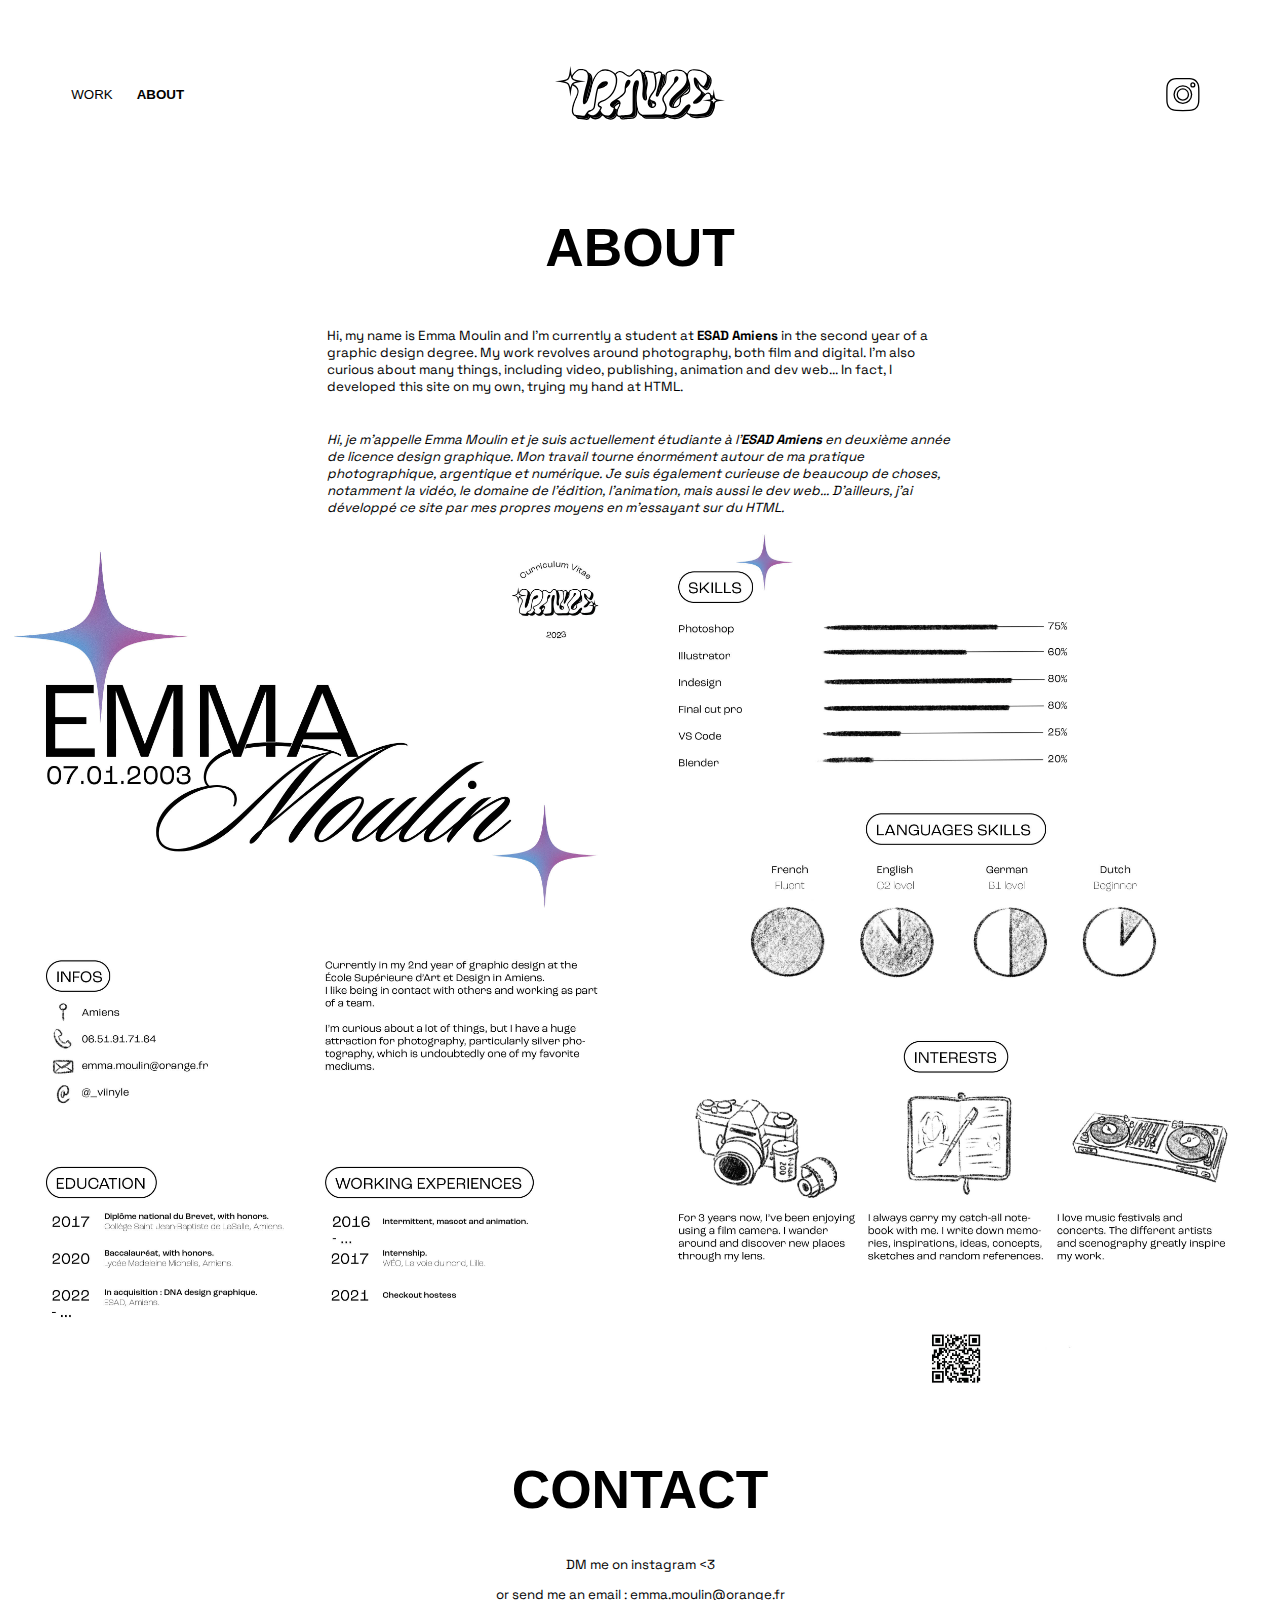
<file: about.html>
<!DOCTYPE html>
<html lang="en">

<head>
    <meta charset="UTF-8">
    <meta name="viewport" content="width=device-width, initial-scale=1.0">
    <title>Emma Moulin - About</title>
    <link rel="preconnect" href="https://fonts.googleapis.com">
    <link rel="preconnect" href="https://fonts.gstatic.com" crossorigin>
    <link href="https://fonts.googleapis.com/css2?family=Space+Grotesk:wght@300&display=swap" rel="stylesheet">
    <link rel="stylesheet" href="style.css">
</head>

<body>
    <header class="sticky-header">
        <nav class="nav">
            <div class="subnav">
                <a class="N1" href="index.html">WORK</a>
                <a class="N2 current" href="about.html">ABOUT</a>
            </div>
            <a class="name" href="index.html"><img src="LOGOS/viinyle-logo.svg" alt="viinyle" width="170"
                    height="170"></a>
            <a class="insta" href="https://www.instagram.com/_viinyle/"><img src="LOGOS/instagram-seeklogo.com.svg"
                    alt="instagram" width="48" height="48"></a>
        </nav>
    </header>

    <h1 class="h1-odz">About</h1>
    <div class="grid-about">
        <p class="About1-en">Hi, my name is Emma Moulin and I'm currently a student at <a class="a-about"
                href="https://esad-amiens.design/fr">ESAD Amiens</a> in the second year of
            a graphic design degree. My work revolves around photography, both film and digital. I'm also curious about
            many things, including video, publishing, animation and dev web... In fact, I developed this site on my own,
            trying my hand at HTML.</p>
        <p class="About2-fr">Hi, je m'appelle Emma Moulin et je suis actuellement étudiante à l'<a class="a-about"
                href="https://esad-amiens.design/fr">ESAD Amiens</a> en
            deuxième année de licence design graphique. Mon travail tourne énormément autour de ma pratique
            photographique, argentique et numérique. Je suis également curieuse de beaucoup de choses, notamment la
            vidéo, le domaine de l'édition, l'animation, mais aussi le dev web... D'ailleurs, j'ai développé ce site par
            mes propres moyens en m'essayant sur du HTML.</p>
    </div>

    <div class="grid-cv">
        <img class="CV1" src="about/CV.jpg" alt="cv1">
        <img class="CV2" src="about/CV2.jpg" alt="CV2">
    </div>

    <h1 class="h1-odz">Contact</h1>
        <p class="contact">DM me on instagram <3 </p>
        <p class="contact">or send me an email : <a class="mailto" href="mailto:emma.moulin@orange.fr">emma.moulin@orange.fr</a></p>
</file>
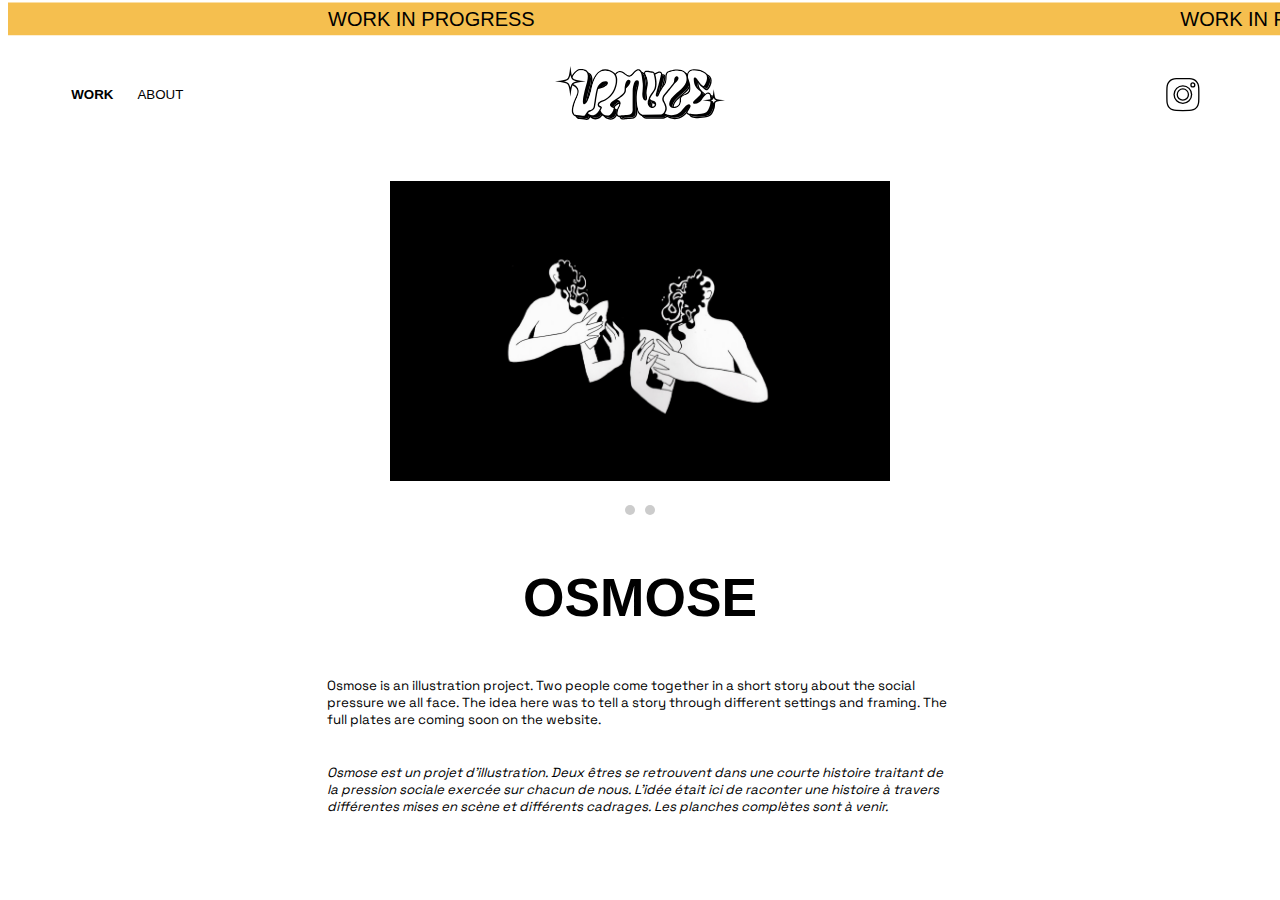
<file: Osmose.html>
<!DOCTYPE html>
<html lang="en">

<head>
    <meta charset="UTF-8">
    <meta name="viewport" content="width=device-width, initial-scale=1.0">
    <title>Emma Moulin - Work - Osmose</title>
    <link rel="preconnect" href="https://fonts.googleapis.com">
    <link rel="preconnect" href="https://fonts.gstatic.com" crossorigin>
    <link href="https://fonts.googleapis.com/css2?family=Space+Grotesk:wght@300&display=swap" rel="stylesheet">
    <link rel="stylesheet" href="style.css">
</head>

<body>
    <header class="sticky-header">
        <nav class="nav">
            <div class="subnav">
                <a class="N1 current" href="index.html">WORK</a>
                <a class="N2" href="about.html">ABOUT</a>
            </div>
            <a class="name" href="index.html"><img src="LOGOS/viinyle-logo.svg" alt="viinyle" width="170"
                    height="170"></a>
            <a class="insta" href="https://www.instagram.com/_viinyle/"><img src="LOGOS/instagram-seeklogo.com.svg"
                    alt="instagram" width="48" height="48"></a>
        </nav>
    </header>

    <body>
        <div class="banner">
            <div class="wip">
              <span class="txt t1"> WORK IN PROGRESS&nbsp;</span>
              <span class="txt t2"> WORK IN PROGRESS&nbsp;</span>
              <span class="txt t3"> WORK IN PROGRESS&nbsp;</span>
              <span class="txt t4"> WORK IN PROGRESS&nbsp;</span>
            </div>
          </div>

        <div class="slider-container">
            <div class="menu">
                <label for="slide-dot-1"></label>
                <label for="slide-dot-2"></label>
            </div>

            <input class="slide-input" id="slide-dot-1" type="radio" name="slides" checked>
            <img class="slide-img" src="projets/osmosepay.jpg">

            <input class="slide-input" id="slide-dot-2" type="radio" name="slides">
            <img class="slide-img" src="projets/osmose/osmose1.jpg">
         </div>

         <script>
            const slides = document.querySelectorAll('.slide-input');
            const labels = document.querySelectorAll('.menu label');
            let lastIndex = 0;
        
            slides.forEach((slide, index) => {
                slide.addEventListener('change', () => {
                    labels.forEach(label => label.style.backgroundColor = '');
                    labels[index].style.backgroundColor = 'grey';
        
                    if (lastIndex > index) {
                        document.querySelectorAll('.slide-img')[lastIndex].classList.add('slide-enter-left');
                        document.querySelectorAll('.slide-img')[index].classList.add('slide-enter-right');
                    } else if (lastIndex < index) {
                        document.querySelectorAll('.slide-img')[lastIndex].classList.add('slide-enter-right');
                        document.querySelectorAll('.slide-img')[index].classList.add('slide-enter-left');
                    }
                    lastIndex = index;
                   
                    setTimeout(() => {
                        document.querySelectorAll('.slide-img').forEach(img => {
                            img.classList.remove('slide-enter-right', 'slide-enter-left');
                        });
                    }, 1000);
                });
            });
        </script>
        
        <h1 class="h1-odz">Osmose</h1>

        <div class="grid-texte">
            <p class="T1-en">Osmose is an illustration project. Two people come together in a short story about
                the social pressure we all face. The idea here was to tell a story through different settings and
                framing. The full plates are coming soon on the website.</p>
            <p class="T1-fr">Osmose est un projet d'illustration. Deux êtres se retrouvent dans une courte histoire
                traitant de la pression sociale exercée sur chacun de nous. L'idée était ici de raconter une histoire à
                travers différentes mises en scène et différents cadrages. Les planches complètes sont à venir.</p>
        </div>
    </body>

</html>
</file>
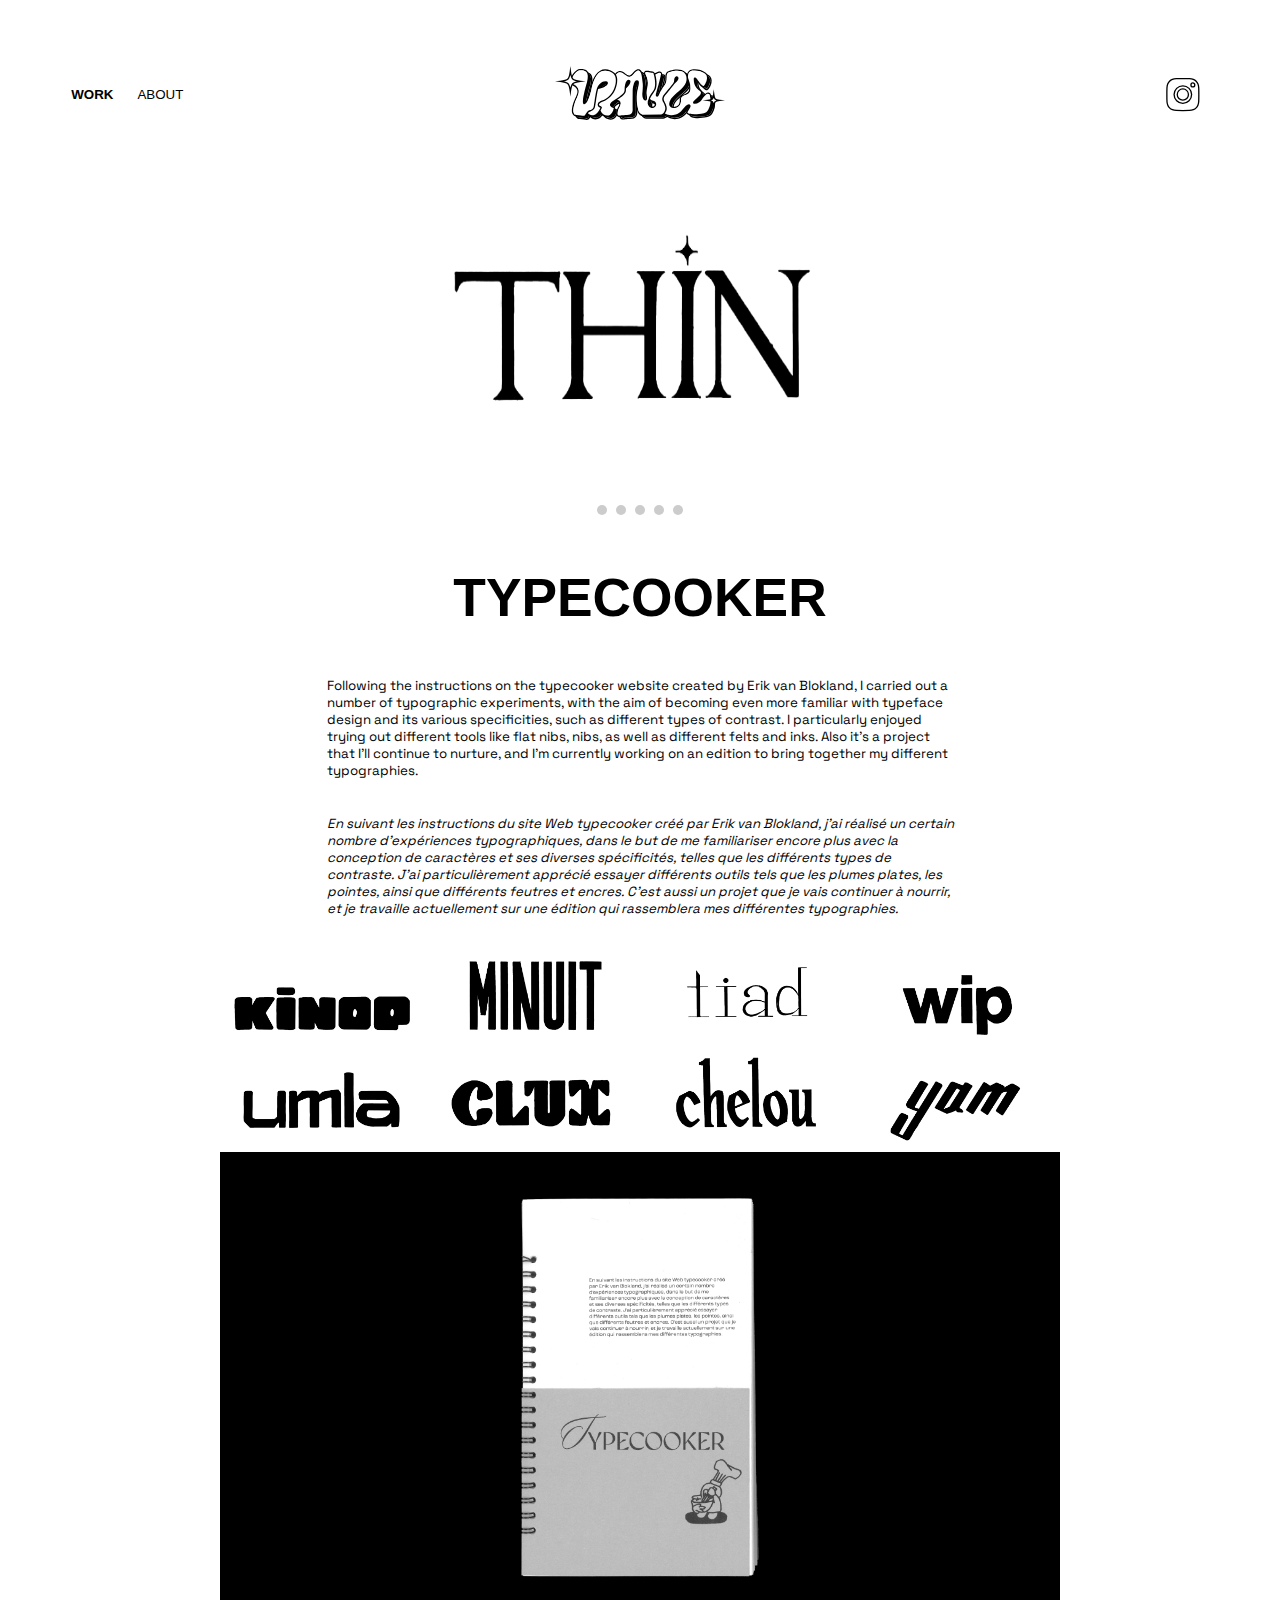
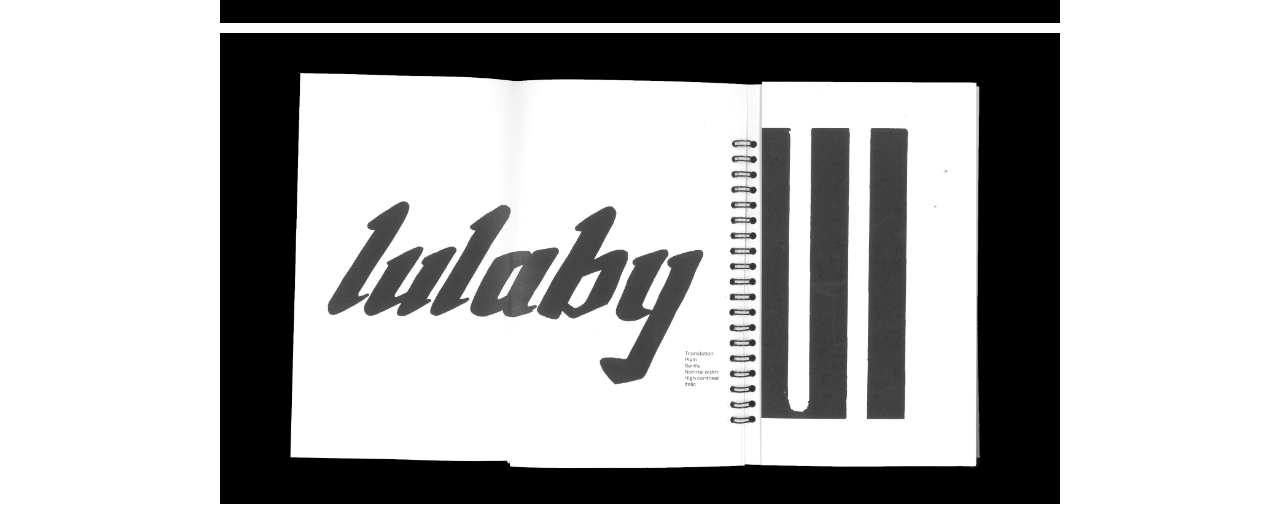
<file: Typecooker.html>
<!DOCTYPE html>
<html lang="en">

<head>
    <meta charset="UTF-8">
    <meta name="viewport" content="width=device-width, initial-scale=1.0">
    <title>Emma Moulin - Work - Typecooker</title>
    <link rel="preconnect" href="https://fonts.googleapis.com">
    <link rel="preconnect" href="https://fonts.gstatic.com" crossorigin>
    <link href="https://fonts.googleapis.com/css2?family=Space+Grotesk:wght@300&display=swap" rel="stylesheet">
    <link rel="stylesheet" href="style.css">
</head>

<body>
    <header class="sticky-header">
        <nav class="nav">
            <div class="subnav">
                <a class="N1 current" href="index.html">WORK</a>
                <a class="N2" href="about.html">ABOUT</a>
            </div>
            <a class="name" href="index.html"><img src="LOGOS/viinyle-logo.svg" alt="viinyle" width="170"
                    height="170"></a>
            <a class="insta" href="https://www.instagram.com/_viinyle/"><img src="LOGOS/instagram-seeklogo.com.svg"
                    alt="instagram" width="48" height="48"></a>
        </nav>
    </header>

    <body>
        <div class="slider-container">
            <div class="menu">
                <label for="slide-dot-1"></label>
                <label for="slide-dot-2"></label>
                <label for="slide-dot-3"></label>
                <label for="slide-dot-4"></label>
                <label for="slide-dot-5"></label>
            </div>

            <input class="slide-input" id="slide-dot-1" type="radio" name="slides" checked>
            <img class="slide-img" src="projets/typecooker/thin.png">

            <input class="slide-input" id="slide-dot-2" type="radio" name="slides">
            <img class="slide-img" src="projets/typecooker/fume.png">

            <input class="slide-input" id="slide-dot-3" type="radio" name="slides">
            <img class="slide-img" src="projets/typecooker/ASM.png">

            <input class="slide-input" id="slide-dot-4" type="radio" name="slides">
            <img class="slide-img" src="projets/typecooker/groh.png">

            <input class="slide-input" id="slide-dot-5" type="radio" name="slides">
            <img class="slide-img" src="projets/typecooker/spik.png">
        </div>
        <script>
            const slides = document.querySelectorAll('.slide-input');
            const labels = document.querySelectorAll('.menu label');
            let lastIndex = 0;
        
            slides.forEach((slide, index) => {
                slide.addEventListener('change', () => {
                    labels.forEach(label => label.style.backgroundColor = '');
                    labels[index].style.backgroundColor = 'grey';
        
                    if (lastIndex > index) {
                        document.querySelectorAll('.slide-img')[lastIndex].classList.add('slide-enter-left');
                        document.querySelectorAll('.slide-img')[index].classList.add('slide-enter-right');
                    } else if (lastIndex < index) {
                        document.querySelectorAll('.slide-img')[lastIndex].classList.add('slide-enter-right');
                        document.querySelectorAll('.slide-img')[index].classList.add('slide-enter-left');
                    }
                    lastIndex = index;
                   
                    setTimeout(() => {
                        document.querySelectorAll('.slide-img').forEach(img => {
                            img.classList.remove('slide-enter-right', 'slide-enter-left');
                        });
                    }, 1000);
                });
            });
        </script>
        
        <h1 class="h1-odz">Typecooker</h1>

        <div class="grid-texte">
            <p class="T1-en">Following the instructions on the typecooker website created by Erik van Blokland, I
                carried out a number of typographic experiments, with the aim of becoming even more familiar with
                typeface design and its various specificities, such as different types of contrast.

                I particularly enjoyed trying out different tools like flat nibs, nibs, as well as different felts and
                inks. Also it’s a project that I’ll continue to nurture, and I’m currently working on an edition to
                bring together my different typographies.</p>
            <p class="T1-fr">En suivant les instructions du site Web typecooker créé par Erik van Blokland, j'ai réalisé
                un certain nombre d'expériences typographiques, dans le but de me familiariser encore plus avec la
                conception de caractères et ses diverses spécificités, telles que les différents types de contraste.

                J'ai particulièrement apprécié essayer différents outils tels que les plumes plates, les pointes, ainsi
                que différents feutres et encres. C'est aussi un projet que je vais continuer à nourrir, et je travaille
                actuellement sur une édition qui rassemblera mes différentes typographies.</p>
            </div>

         <div class="grid-petites">
            <img class="child-1" src="projets/typecooker/kinop.png" alt="GAB5">
            <img class="child-2" src="projets/typecooker/minuit.png" alt="boite3">
            <img class="child-3" src="projets/typecooker/tiad.png" alt="GAB7">
            <img class="child-4" src="projets/typecooker/wip.png" alt="boite6">
            <img class="child-5" src="projets/typecooker/umla.png" alt="boite7">
            <img class="child-6" src="projets/typecooker/clux.png" alt="boite8">
            <img class="child-7" src="projets/typecooker/chelou.png" alt="boite9">
            <img class="child-8" src="projets/typecooker/yam.png" alt="boite10">

            <img class="scanTYPE1" src="projets/typecooker/typecooker1.png" alt="scantype1">
            <img class="scanTYPE2" src="projets/typecooker/typecooker2.png" alt="scantype2">
        </div>
    </body>

</html>
</file>
<file: style.css>
body {
    font-family: Arial, Helvetica, sans-serif;
    font-size: 10pt;
}

.sticky-header {
    position: sticky;
    top: 0;
    background-color: white;
    color: black;
    padding: 0px 5%;
    z-index: 200;
}

.a-about{
    text-decoration: none;
    color: black;
    font-weight: bolder;
}

.nav {
    display: grid;
    grid-template-columns: 1fr 170px 1fr;
    align-items: center;
}

.current {
    font-weight: bold;
}

.insta {
    justify-self: end;
}

.name {
    justify-self: center;
}

.nav a {
    text-decoration: none;
    color: black;
}

.subnav {
    display: grid;
    grid-template-columns: repeat(3, auto);
    gap: 24px;
    justify-self: start;
}

/*-------------------------------------------WIP BANDEAU-------------------------------------------*/
.wip {
    overflow: hidden;
    display: flex;
    width: 100%;
    position: absolute;
    top: 1.5%;
    transform: translateY(-50%);
    z-index: 210;
  
    }
    .txt {
    white-space: nowrap;
    font-size: 20px;
    font-family: Arial, Helvetica, sans-serif;
    animation: scrollTxt 7s linear infinite;
    margin-top: 10px;
    padding: 5px;
    padding-right: 25%;
    padding-left: 25%;
    }
    
    .t1 {
    background-color: rgb(245, 191, 79);
    }
    .t2 {
    background-color: rgb(245, 191, 79);
    }
    .t3 {
    background-color: rgb(245, 191, 79);
    }
    .t4 {
   
    background-color: rgb(245, 191, 79);
    }
  
    @keyframes scrollTxt {
    0%{
      transform: translate(0, 0);
    }
    100% {
      transform: translate(-100%, 0);
    }
    }
    /*-------------------------------------------WIP BANDEAU-------------------------------------------*/

.grid img {
    display: block;
    max-width: 100%;
    width: 100%;
    transform: scale(1);
}

.grid a:hover img{
    transform: scale(0.97);
}

.grid {
    display: grid;
    grid-template-columns: 1fr 1fr 1fr 1fr;
    gap: 6px;
    max-width: 1200px;
    margin: auto;
}

.item:nth-child(1) {
    grid-column: span 2;
    grid-row: span 2;
}

.item:nth-child(2) {
    grid-column: span 1;
    grid-row: span 1;
}

.item:nth-child(4) {
    grid-column: span 2;
    grid-row: span 1;
}

.item:nth-child(5) {
    grid-column: span 1;
    grid-row: span 1;
}

.item:nth-child(7) {
    grid-column: span 2;
    grid-row: span 2;
    grid-column-start: 3;
    grid-column-end: 5;
}

.item:nth-child(8) {
    grid-column: span 2;
    grid-row: span 2;
    grid-column-start: 1;
    grid-column-end: 3;
}

/*-----------------------------------------------SLIDER----------------------------------------------*/
.slider-container {
    max-width: 500px;
    position: relative;
    margin: auto;
    height: 350px;
    overflow: hidden;
}

.menu {
    position: absolute;
    left: 0;
    z-index: 11;
    width: 100%;
    bottom: 0;
    text-align: center;
}

.menu label {
    cursor: pointer;
    display: inline-block;
    width: 10px;
    height: 10px;
    background: #ccc;
    border-radius: 50px;
    margin: 0 0.2em 1em;
}

.menu label:hover,
.menu label:focus{
    background: gray;
}

.slide-input {
    opacity: 0;
}

slide-input:checked + label {
	background-color: grey;
}

.slide-img {
    width: 100%;
    height: 300px;
    position: absolute;
    top: 0;
    left: 100%;
    z-index: 10;
    transition: left 0s 0.25s;
}

[id^="slide"]:checked+.slide-img {
    left: 0;
    z-index: 100;
}

.slide-dot-1{
    background: gray;
}

.slide-enter-right {
	transition: left 0.25s ease-out;
	left: 0;
}

.slide-enter-left {
	transition: left 0.25s ease-out;
	left: 100%;
}


/*--------------------------------------------------FIN SLIDER-------------------------------------------*/

.h1-odz {
    text-transform: uppercase;
    font-size: 40pt;
    text-align: center;

}
.grid-texte {
    display: grid;
    grid-template-columns: 1fr 1fr 1fr 1fr;
    gap: 10px;
}



.T1-en {
    font-family: 'Space Grotesk', sans-serif;
    grid-column: 2/4;
    grid-row: 1;
}

.T1-fr {
    font-style: italic;
    font-family: 'Space Grotesk', sans-serif;
    grid-column: 2/4;
    grid-row: 2;
}

.grid-petites {
    display: grid;
    grid-template-columns: 1fr 1fr 1fr 1fr 1fr 1fr;
    gap: 10px;
}

.grid-petites img {
    display: block;
    max-width: 100%;
    width: 100%;
    transform: scale(1);
}

.child-1{
    grid-column: 2;
    grid-row: 3;
}

.child-2{
    grid-column: 3;
    grid-row: 3;
}

.child-3{
    grid-column: 4;
    grid-row: 3;
}

.child-4{
    grid-column: 5;
    grid-row: 3;
}

.child-5{
    grid-column: 2;
    grid-row: 4;
}

.child-6{
    grid-column: 3;
    grid-row: 4;
}

.child-7{
    grid-column: 4;
    grid-row: 4;
}

.child-8{
    grid-column: 5;
    grid-row: 4;
}

.nostalgieG {
    grid-column: 2/6;
    grid-row: 7/8;
}

.scanTYPE1 {
    grid-column: 2/6;
    grid-row: 5;
}

.scanTYPE2 {
    grid-column: 2/6;
    grid-row: 6;
}

.odzG1{
    grid-column: 2/6;
    grid-row: 4;
}

.odzG2{
    grid-column: 2/4;
    grid-row: 5;
}

.odzG3{
    grid-column: 4/6;
    grid-row: 5;
}

.odzG4{
    grid-column: 2/6;
    grid-row: 6;
}

.typoG1{
    grid-column: 2/6;
    grid-row: 4;
}

.grid-about {
    display: grid;
    grid-template-columns: 1fr 1fr 1fr 1fr;
    gap: 10px;
}

.grid-about img {
    display: block;
    max-width: 100%;
    width: 100%;
    transform: scale(1);
}

.About1-en{
    font-family: 'Space Grotesk', sans-serif;
    grid-column: 2/4;
    grid-row: 1;
}

.About2-fr{
    font-family: 'Space Grotesk', sans-serif;
    font-style: italic;
    grid-column: 2/4;
    grid-row: 2;
}

.grid-cv {
    display: grid;
    grid-template-columns: 1fr 1fr;
    gap: 4px;
}

.grid-cv img {
    display: block;
    max-width: 100%;
    width: 100%;
    transform: scale(1);
}

.CV1{
    grid-column: 1/2;
    grid-row: 1;
}

.CV2{
    grid-column: 2/4;
    grid-row: 1;
}

.contact{
    text-align: center;
	font-family: 'Space Grotesk', sans-serif;
}

.mailto{
    color: black;
}
</file>
